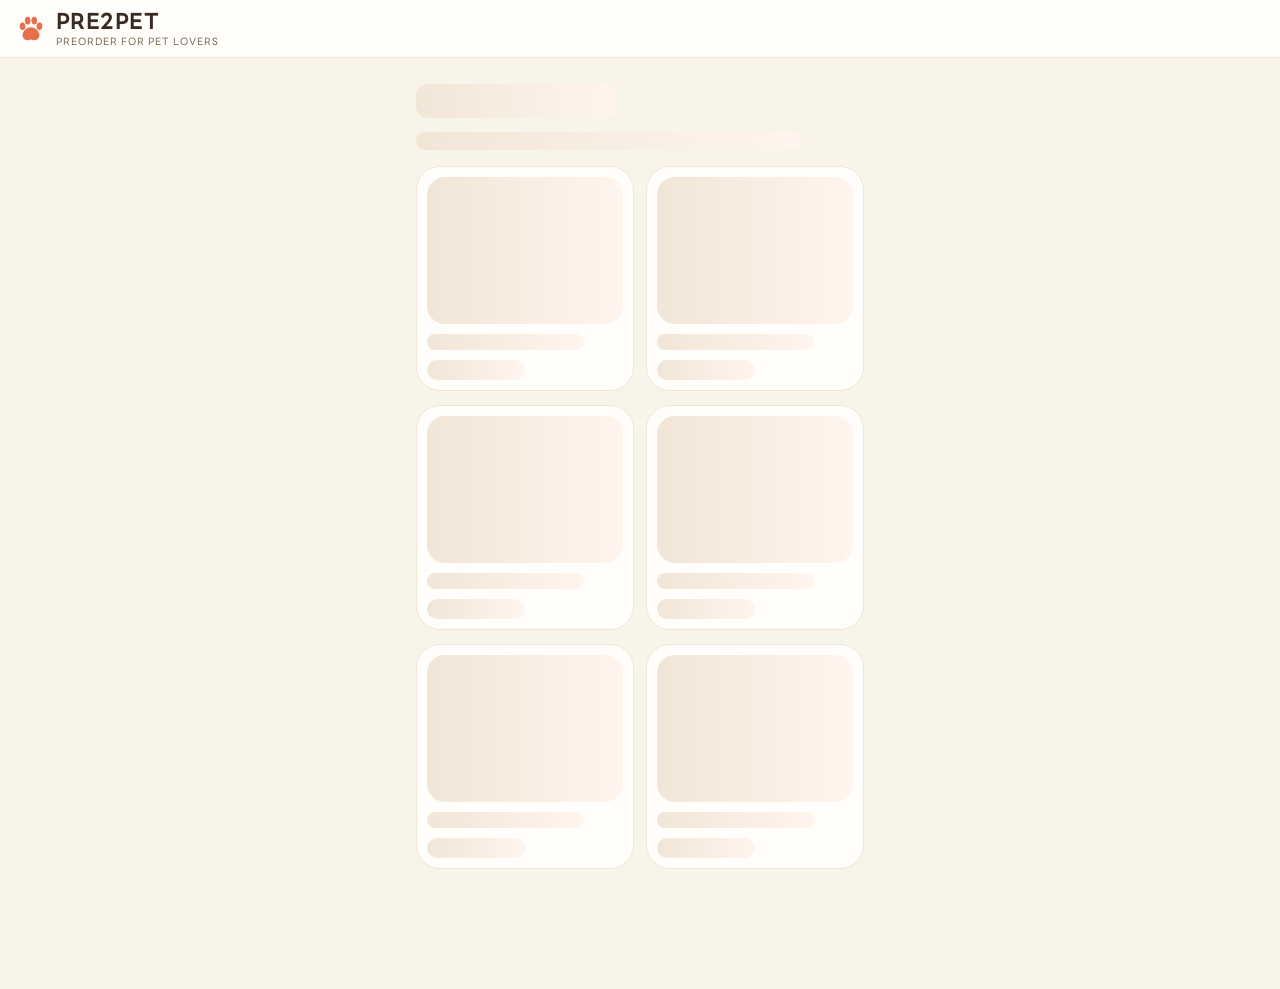
<file: index.html>
<!doctype html>
<html lang="th">
<head>
<meta charset="utf-8">
<meta name="viewport" content="width=device-width,initial-scale=1,viewport-fit=cover">
<title>PRE2PET สั่งพรีออเดอร์</title>
<link rel="stylesheet" href="styles.css?v=228">
</head>
<body>
<header class="top">
  <button class="top-back" type="button" data-top-back aria-label="กลับไปหน้าสั่งของ">‹</button>
  <span class="top-title">ออเดอร์ของฉัน</span>
  <span class="brand"><span class="brand-paw" aria-hidden="true"></span><span class="brand-txt"><b>PRE2PET</b><small>Preorder for pet lovers</small></span></span>
  <span class="member" id="member" hidden></span>
</header>
<main id="app" aria-live="polite"><div class="sk-wrap" role="status" aria-label="กำลังโหลด"><div class="sk sk-title"></div><div class="sk sk-sub"></div><div class="sk-grid"><div class="sk-card"><div class="sk sk-img"></div><div class="sk sk-l1"></div><div class="sk sk-l2"></div></div><div class="sk-card"><div class="sk sk-img"></div><div class="sk sk-l1"></div><div class="sk sk-l2"></div></div><div class="sk-card"><div class="sk sk-img"></div><div class="sk sk-l1"></div><div class="sk sk-l2"></div></div><div class="sk-card"><div class="sk sk-img"></div><div class="sk sk-l1"></div><div class="sk sk-l2"></div></div><div class="sk-card"><div class="sk sk-img"></div><div class="sk sk-l1"></div><div class="sk sk-l2"></div></div><div class="sk-card"><div class="sk sk-img"></div><div class="sk sk-l1"></div><div class="sk sk-l2"></div></div></div></div></main>
<script src="https://static.line-scdn.net/liff/edge/2/sdk.js"></script>
<script src="config.js?v=228"></script>
<script src="shared.js?v=228"></script>
<script src="cart.js?v=228"></script>
<script src="app.js?v=228"></script>
</body>
</html>
</file>
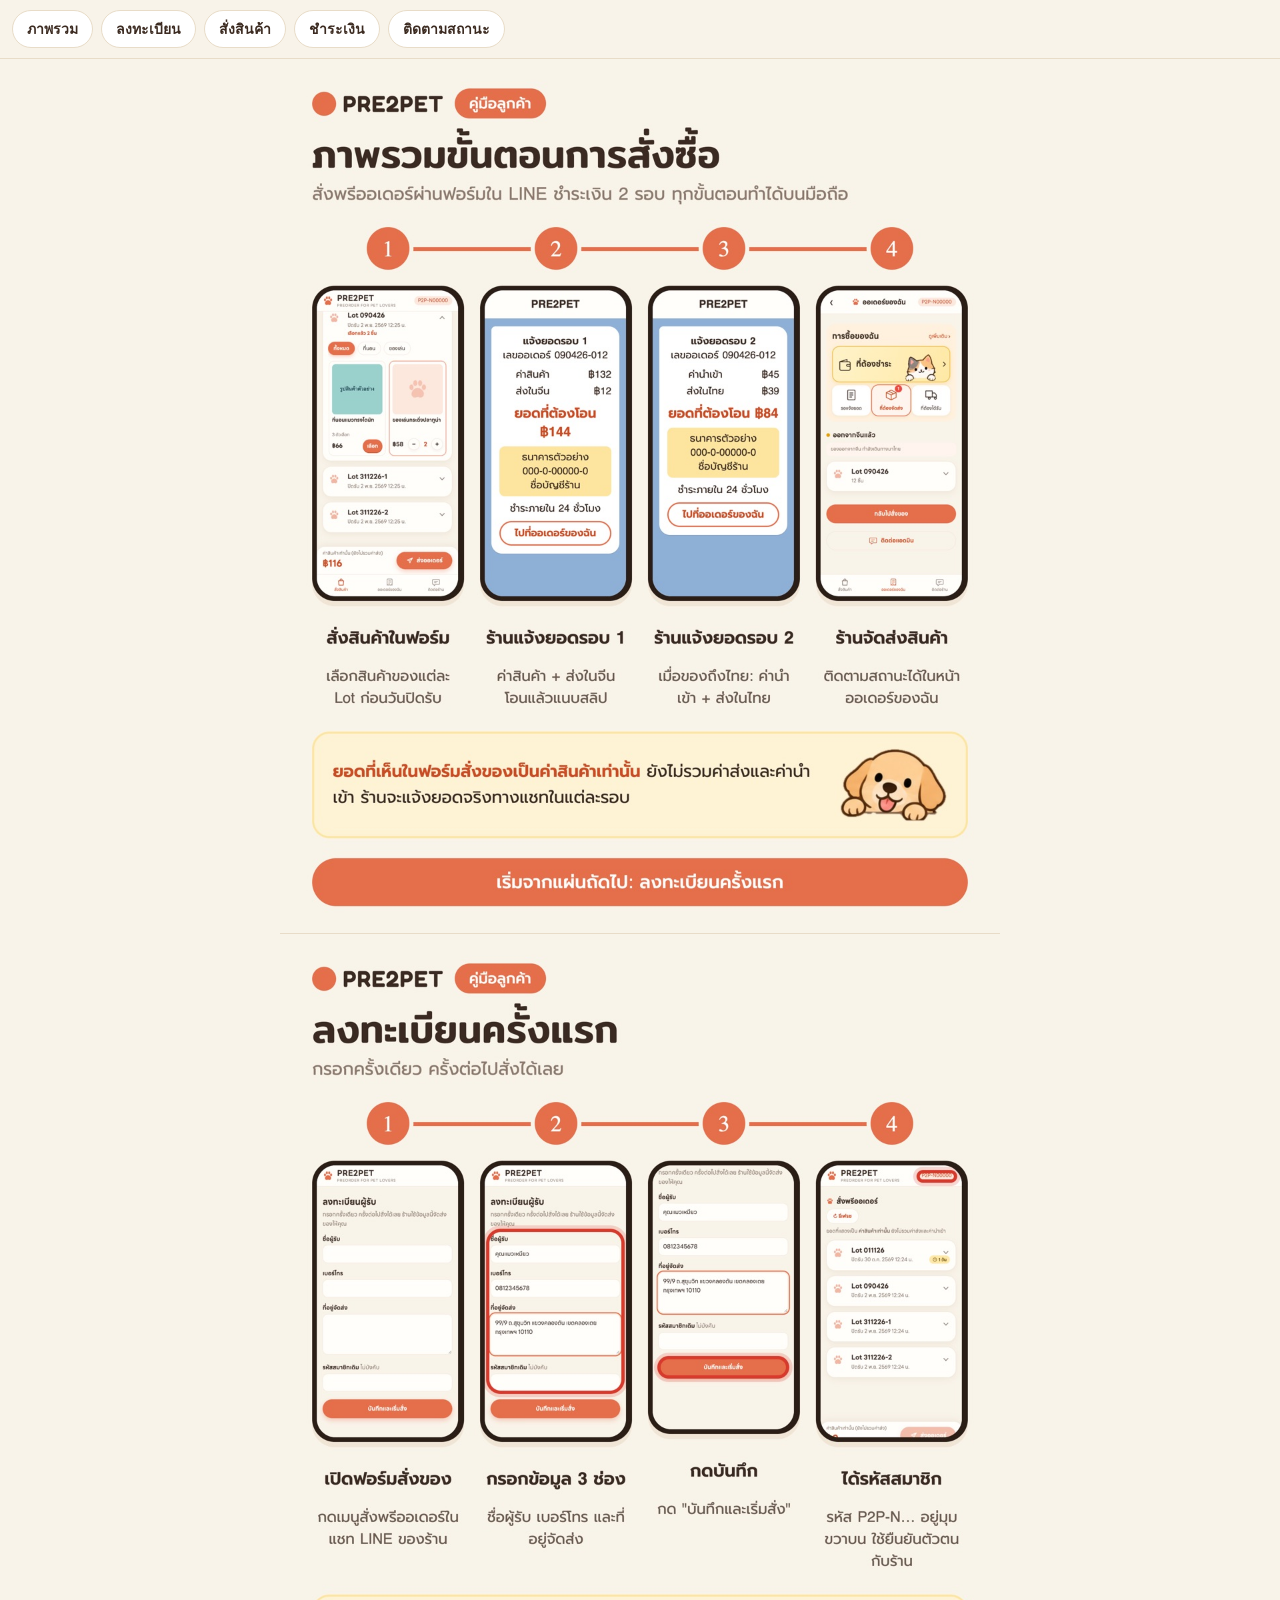
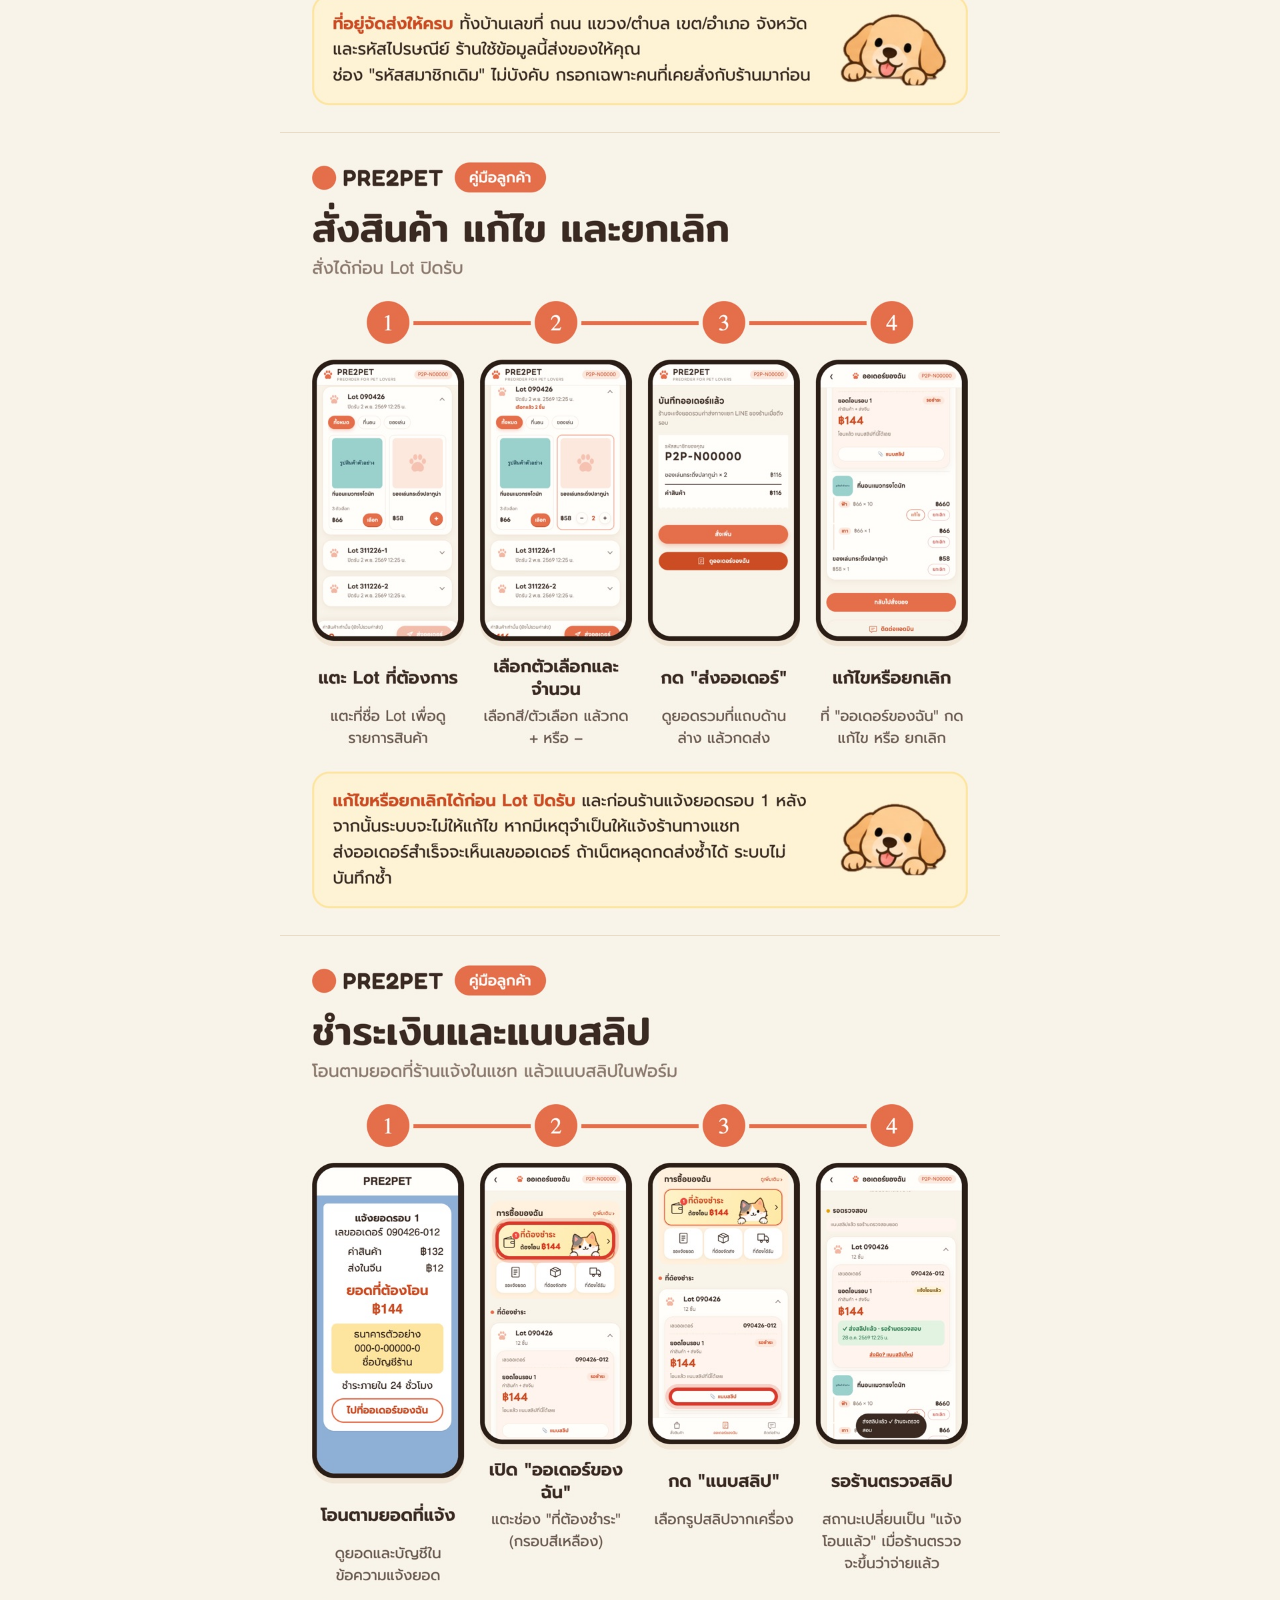
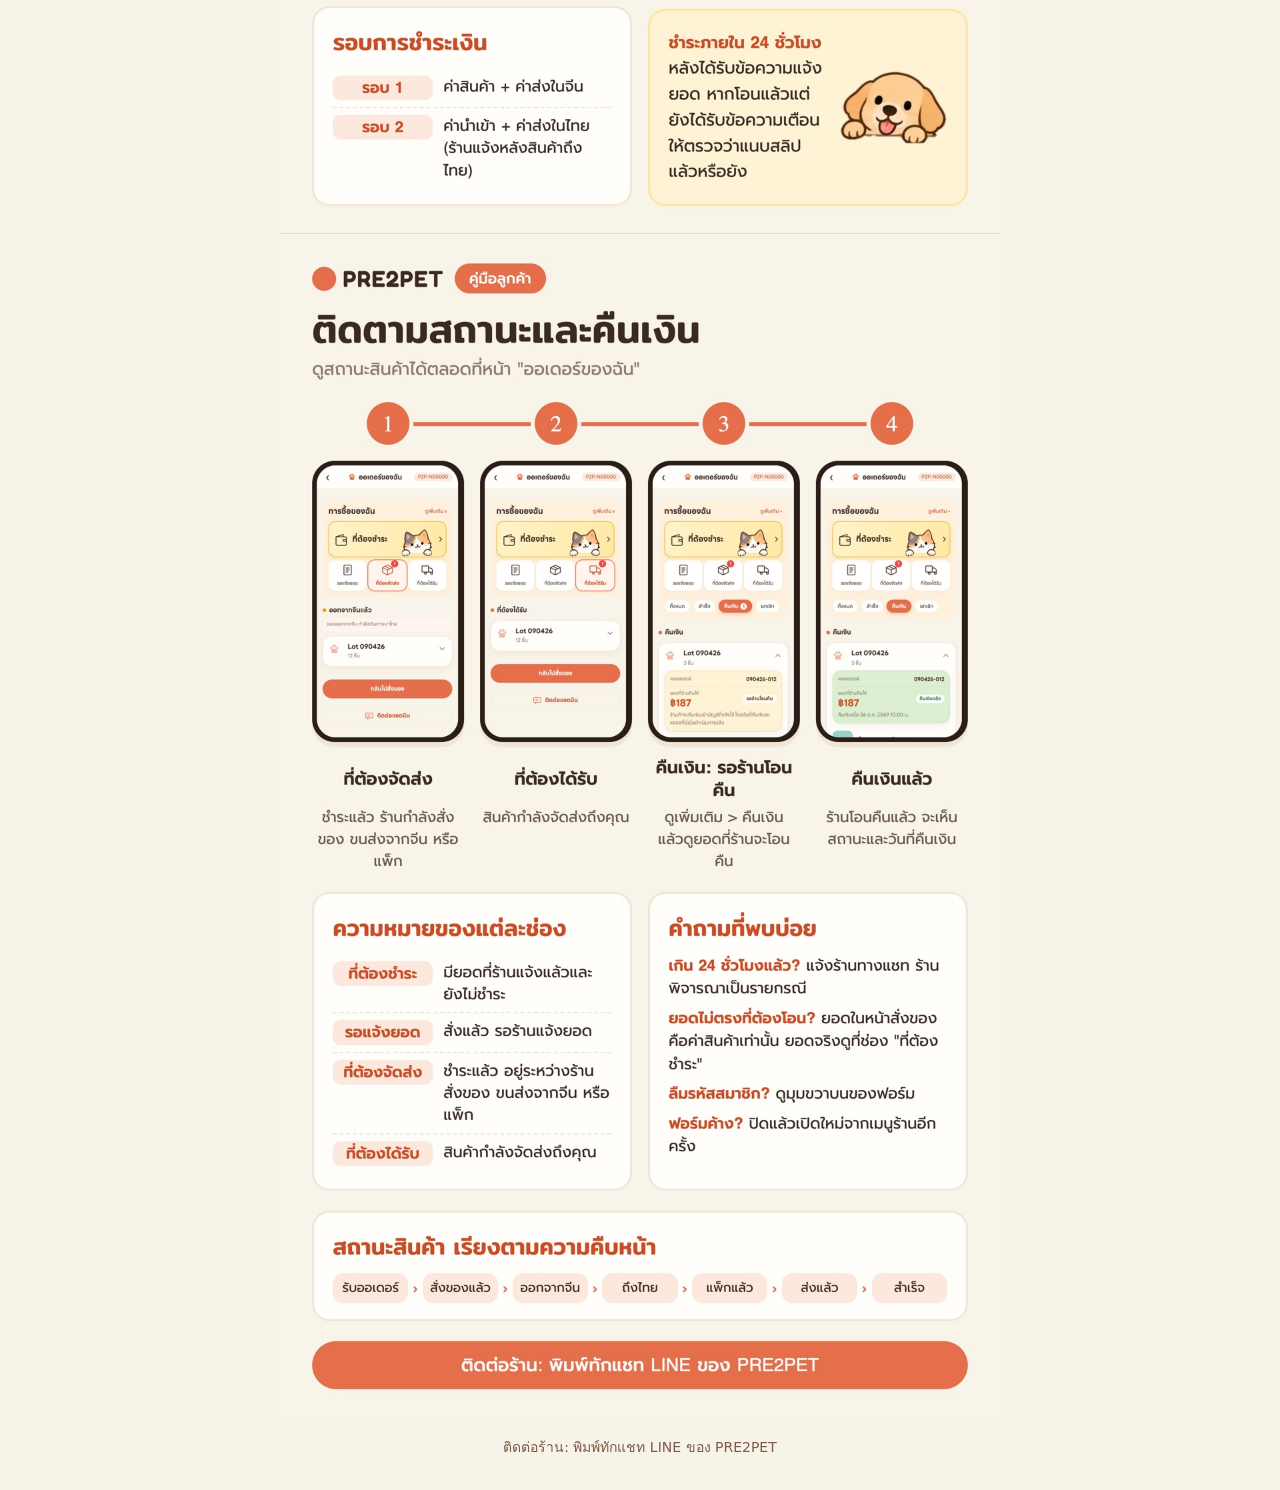
<file: guide/index.html>
<!doctype html>
<html lang="th">
<head>
<meta charset="utf-8">
<meta name="viewport" content="width=device-width,initial-scale=1">
<title>คู่มือลูกค้า PRE2PET</title>
<style>
:root{--bg:#F8F3E9;--ink:#3B2A20;--terra:#E5704A;--line:#E8DCC8}
*{box-sizing:border-box}
html{scroll-behavior:smooth;scroll-padding-top:56px}
body{margin:0;background:var(--bg);color:var(--ink);font-family:"Sarabun","Noto Sans Thai",system-ui,sans-serif}
nav{position:sticky;top:0;z-index:5;background:var(--bg);border-bottom:1px solid var(--line);display:flex;gap:8px;overflow-x:auto;padding:10px 12px;-webkit-overflow-scrolling:touch}
nav a{flex:none;text-decoration:none;color:var(--ink);background:#fff;border:1px solid var(--line);border-radius:999px;padding:7px 14px;font-size:14px;font-weight:600;white-space:nowrap}
nav a:active{background:var(--terra);color:#fff;border-color:var(--terra)}
main{max-width:720px;margin:0 auto}
img{display:block;width:100%;height:auto}
section+section{border-top:1px solid var(--line)}
footer{padding:20px 16px 32px;text-align:center;font-size:14px;color:#7A5C48}
</style>
</head>
<body>
<nav>
<a href="#p1">ภาพรวม</a><a href="#p2">ลงทะเบียน</a><a href="#p3">สั่งสินค้า</a><a href="#p4">ชำระเงิน</a><a href="#p5">ติดตามสถานะ</a>
</nav>
<main>
<section id="p1"><img src="manual/1.jpg" alt="ภาพรวมขั้นตอนการสั่งซื้อ"></section>
<section id="p2"><img src="manual/2.jpg" alt="ลงทะเบียนครั้งแรก" loading="lazy"></section>
<section id="p3"><img src="manual/3.jpg" alt="สั่งสินค้า แก้ไข และยกเลิก" loading="lazy"></section>
<section id="p4"><img src="manual/4.jpg" alt="ชำระเงินและแนบสลิป" loading="lazy"></section>
<section id="p5"><img src="manual/5.jpg" alt="ติดตามสถานะและคืนเงิน" loading="lazy"></section>
</main>
<footer>ติดต่อร้าน: พิมพ์ทักแชท LINE ของ PRE2PET</footer>
</body>
</html>
</file>
